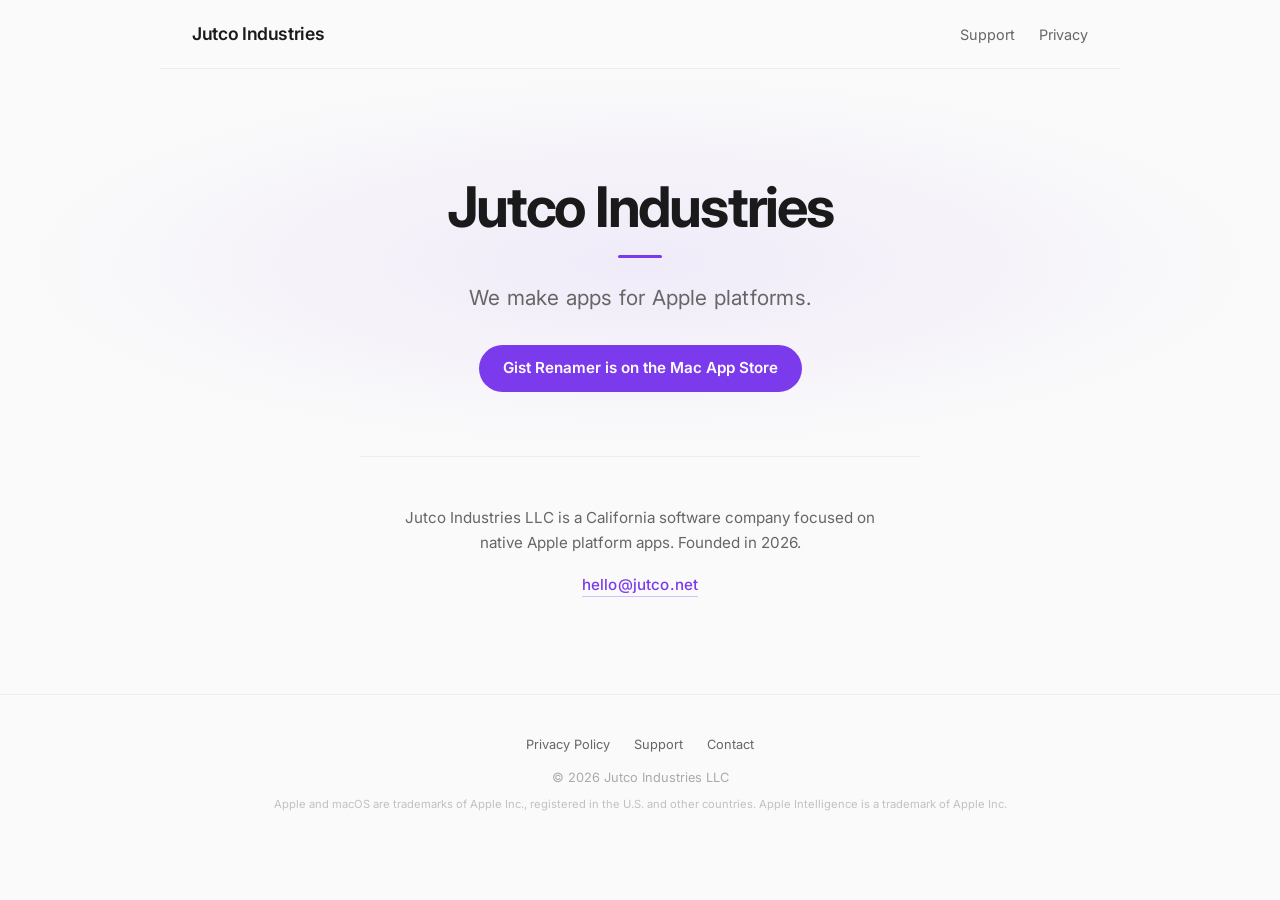
<file: index.html>
<!DOCTYPE html>
<html lang="en">
<head>
  <meta charset="UTF-8">
  <meta name="viewport" content="width=device-width, initial-scale=1.0">
  <title>Jutco Industries</title>
  <meta name="description" content="Jutco Industries LLC builds native apps for Apple platforms.">
  <link rel="preconnect" href="https://fonts.googleapis.com">
  <link rel="preconnect" href="https://fonts.gstatic.com" crossorigin>
  <link href="https://fonts.googleapis.com/css2?family=Inter:wght@400;500;600;700&display=swap" rel="stylesheet">
  <link rel="stylesheet" href="/css/style.css">
</head>
<body>

  <header class="site-header">
    <a href="/" class="logo">Jutco Industries</a>
    <nav class="site-nav">
      <a href="/support">Support</a>
      <a href="/privacy">Privacy</a>
    </nav>
  </header>

  <section class="home-hero">
    <h1>Jutco Industries</h1>
    <p class="tagline">We make apps for Apple platforms.</p>
    <a class="store-button" href="https://apps.apple.com/app/gist-renamer/id6805236617">Gist Renamer is on the Mac App Store</a>
  </section>

  <section class="about home-about">
    <p>Jutco Industries LLC is a California software company focused on native Apple platform apps. Founded in 2026.</p>
    <p class="contact-cta"><a href="mailto:hello@jutco.net">hello@jutco.net</a></p>
  </section>

  <footer class="site-footer">
    <div class="footer-links">
      <a href="/privacy">Privacy Policy</a>
      <a href="/support">Support</a>
      <a href="mailto:hello@jutco.net">Contact</a>
    </div>
    <span>&copy; 2026 Jutco Industries LLC</span>
    <p class="footer-trademark">Apple and macOS are trademarks of Apple Inc., registered in the U.S. and other countries. Apple Intelligence is a trademark of Apple Inc.</p>
  </footer>

</body>
</html>
</file>
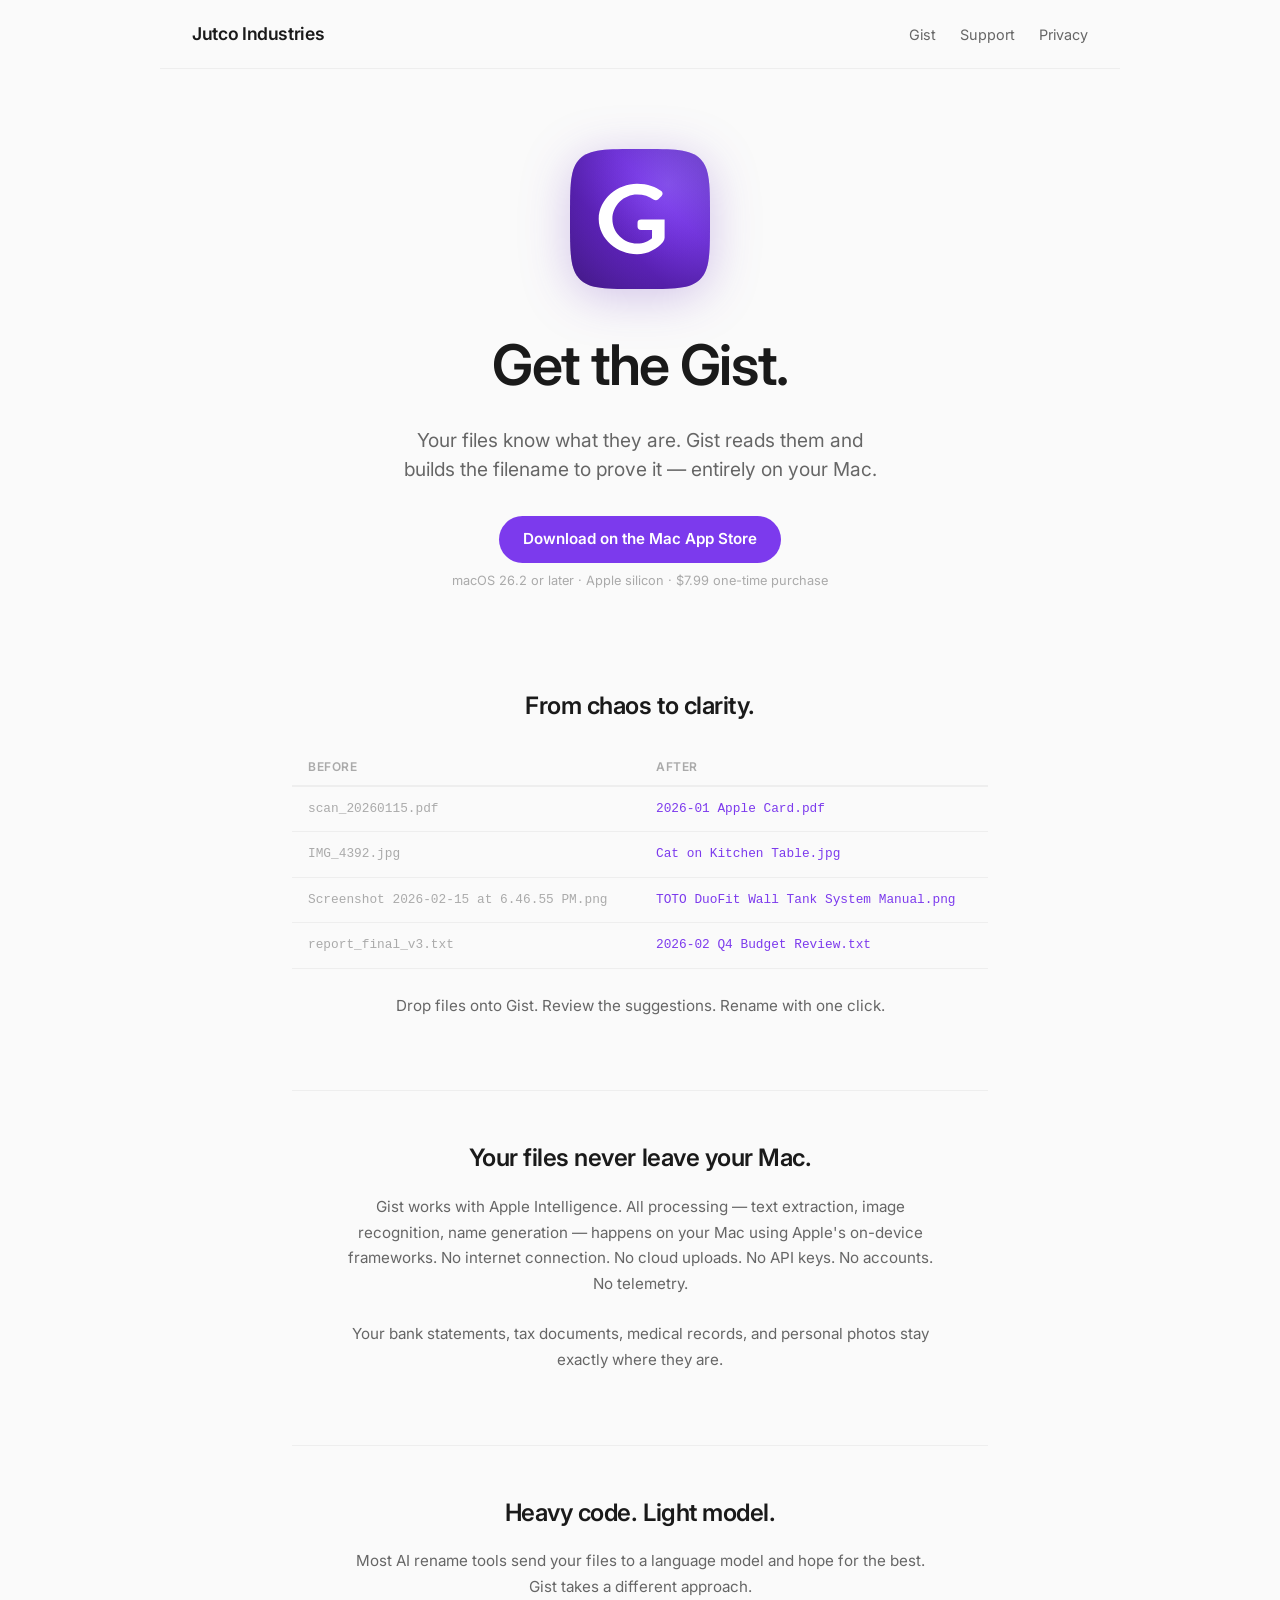
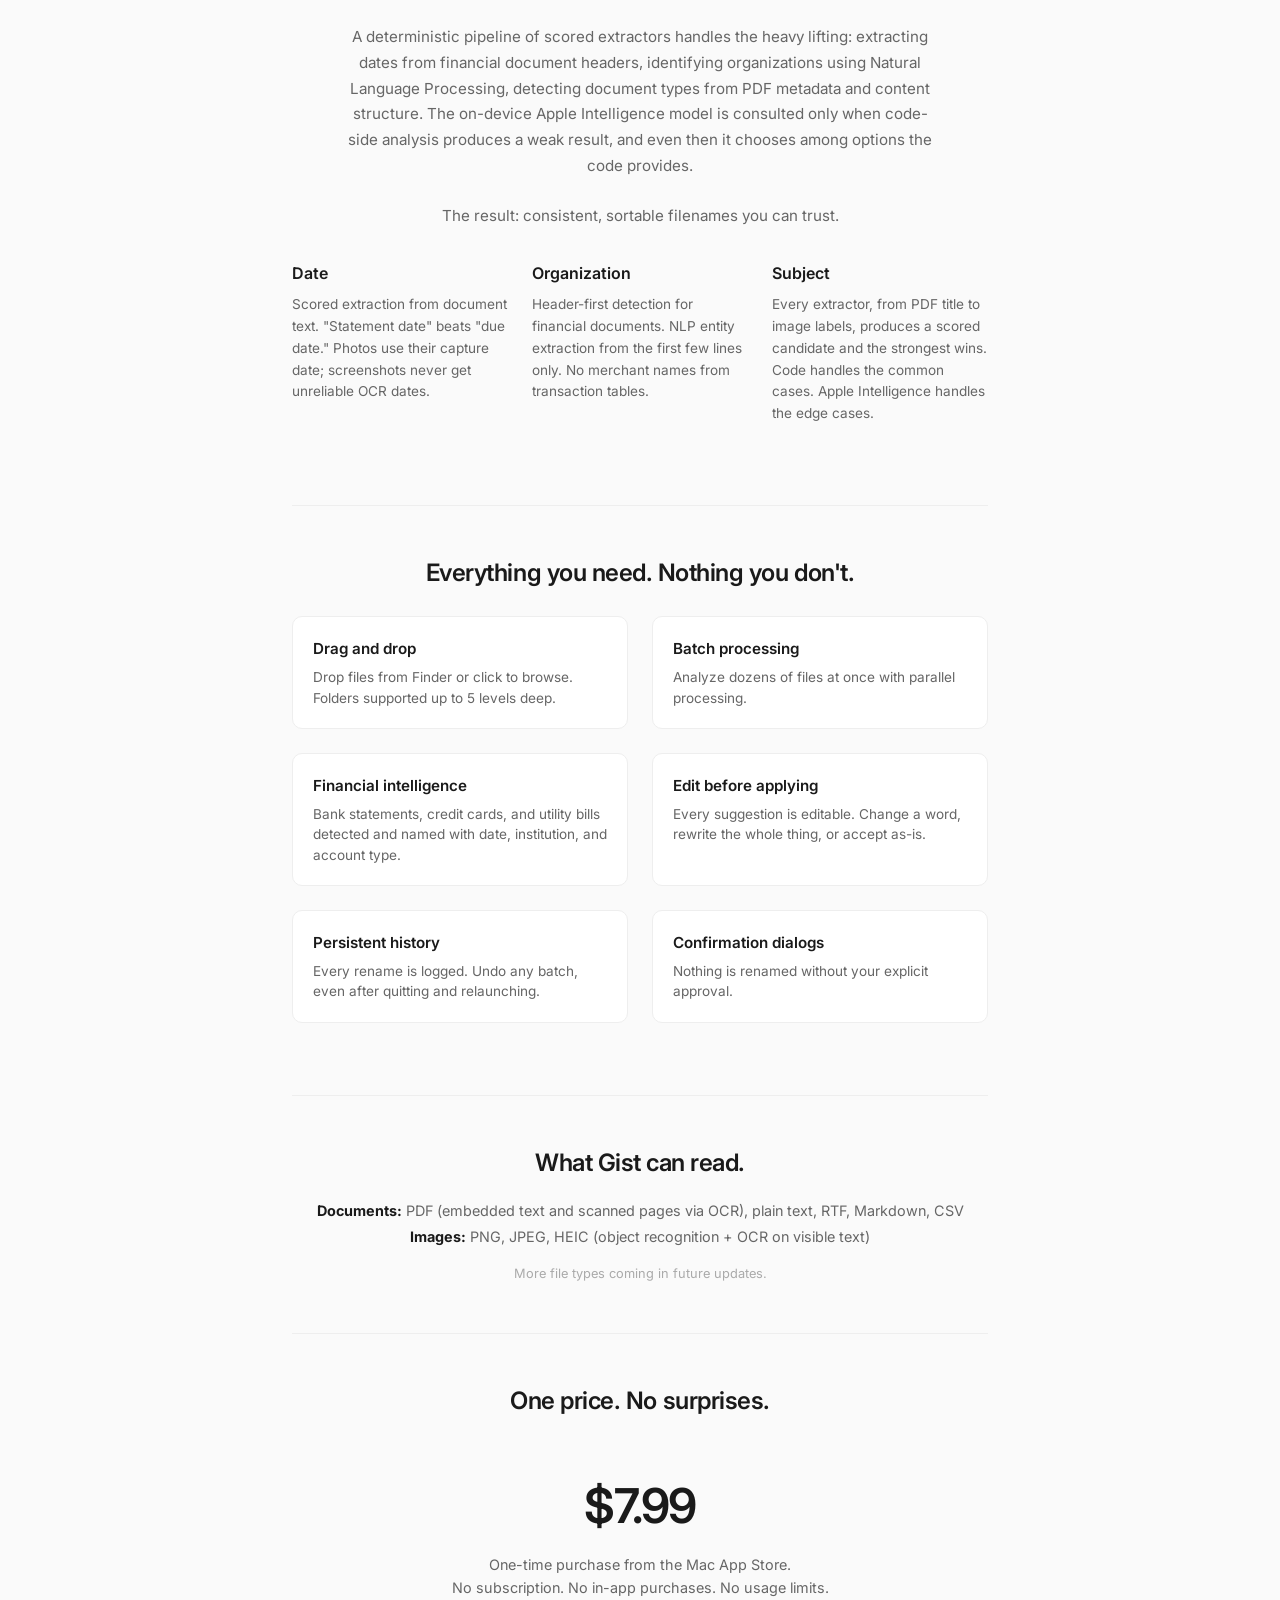
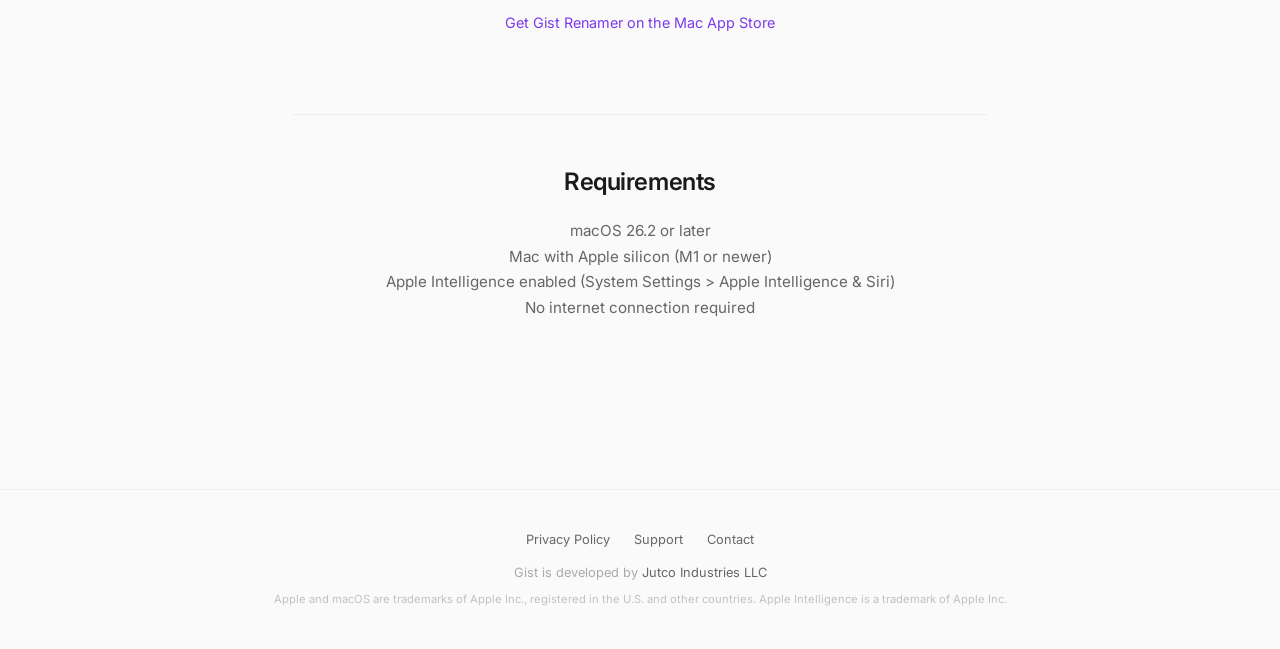
<file: gist/index.html>
<!DOCTYPE html>
<html lang="en">
<head>
  <meta charset="UTF-8">
  <meta name="viewport" content="width=device-width, initial-scale=1.0">
  <title>Gist Renamer — AI File Naming for Mac</title>
  <meta name="description" content="Gist uses on-device Apple Intelligence to analyze your documents and suggest descriptive filenames. No cloud. No setup. Just drag, drop, done.">
  <link rel="preconnect" href="https://fonts.googleapis.com">
  <link rel="preconnect" href="https://fonts.gstatic.com" crossorigin>
  <link href="https://fonts.googleapis.com/css2?family=Inter:wght@400;500;600&display=swap" rel="stylesheet">
  <link rel="stylesheet" href="/css/style.css">
</head>
<body>

  <header class="site-header">
    <a href="/" class="logo">Jutco Industries</a>
    <nav class="site-nav">
      <a href="/gist">Gist</a>
      <a href="/support">Support</a>
      <a href="/privacy">Privacy</a>
    </nav>
  </header>

  <!-- Hero -->
  <section class="gist-hero">
    <svg class="app-icon" xmlns="http://www.w3.org/2000/svg" viewBox="0 0 1024 1024">
      <defs>
        <clipPath id="squircle"><path d="M 512 0 C 764 0, 880 0, 952 72 C 1024 144, 1024 260, 1024 512 C 1024 764, 1024 880, 952 952 C 880 1024, 764 1024, 512 1024 C 260 1024, 144 1024, 72 952 C 0 880, 0 764, 0 512 C 0 260, 0 144, 72 72 C 144 0, 260 0, 512 0 Z"/></clipPath>
        <linearGradient id="bgGrad" x1="0" y1="1" x2="1" y2="0"><stop offset="0%" stop-color="#4C1D95"/><stop offset="35%" stop-color="#5B21B6"/><stop offset="65%" stop-color="#7C3AED"/><stop offset="100%" stop-color="#8B5CF6"/></linearGradient>
        <radialGradient id="light" cx="0.7" cy="0.25" r="0.55"><stop offset="0%" stop-color="#A78BFA" stop-opacity="0.28"/><stop offset="100%" stop-color="#7C3AED" stop-opacity="0"/></radialGradient>
        <radialGradient id="vignette" cx="0.5" cy="0.48" r="0.65"><stop offset="0%" stop-color="#7C3AED" stop-opacity="0"/><stop offset="100%" stop-color="#2E1065" stop-opacity="0.3"/></radialGradient>
      </defs>
      <g clip-path="url(#squircle)">
        <rect width="1024" height="1024" fill="url(#bgGrad)"/>
        <rect width="1024" height="1024" fill="url(#light)"/>
        <rect width="1024" height="1024" fill="url(#vignette)"/>
        <path fill="#FFFFFF" d="M 692 516 L 692 650 C 692 660, 688 670, 680 680 C 640 728, 570 770, 490 770 C 350 770, 210 660, 210 512 C 210 364, 350 254, 490 254 C 570 254, 630 280, 668 308 C 680 318, 680 334, 670 344 L 646 368 C 636 378, 622 378, 610 370 C 580 346, 540 332, 490 332 C 396 332, 310 410, 310 512 C 310 614, 396 692, 490 692 C 540 692, 574 674, 600 652 L 600 592 L 520 592 C 504 592, 494 582, 494 566 L 494 540 C 494 524, 504 516, 520 516 Z"/>
      </g>
    </svg>

    <h1>Get the Gist.</h1>
    <p class="subhead">Your files know what they are. Gist reads them and builds the filename to prove it — entirely on your Mac.</p>
    <a class="store-button" href="https://apps.apple.com/app/gist-renamer/id6805236617">Download on the Mac App Store</a>
    <p class="system-req">macOS 26.2 or later &middot; Apple silicon &middot; $7.99 one-time purchase</p>
  </section>

  <div class="container">

    <!-- Before/After -->
    <section class="section">
      <h2>From chaos to clarity.</h2>
      <table class="rename-table">
        <thead>
          <tr><th>Before</th><th>After</th></tr>
        </thead>
        <tbody>
          <tr><td class="before">scan_20260115.pdf</td><td class="after">2026-01 Apple Card.pdf</td></tr>
          <tr><td class="before">IMG_4392.jpg</td><td class="after">Cat on Kitchen Table.jpg</td></tr>
          <tr><td class="before">Screenshot 2026-02-15 at 6.46.55 PM.png</td><td class="after">TOTO DuoFit Wall Tank System Manual.png</td></tr>
          <tr><td class="before">report_final_v3.txt</td><td class="after">2026-02 Q4 Budget Review.txt</td></tr>
        </tbody>
      </table>
      <p class="section-body">Drop files onto Gist. Review the suggestions. Rename with one click.</p>
    </section>

    <!-- Privacy -->
    <section class="section">
      <h2>Your files never leave your Mac.</h2>
      <p class="section-body">Gist works with Apple Intelligence. All processing — text extraction, image recognition, name generation — happens on your Mac using Apple's on-device frameworks. No internet connection. No cloud uploads. No API keys. No accounts. No telemetry.</p>
      <p class="section-body">Your bank statements, tax documents, medical records, and personal photos stay exactly where they are.</p>
    </section>

    <!-- How It Works -->
    <section class="section">
      <h2>Heavy code. Light model.</h2>
      <p class="section-body">Most AI rename tools send your files to a language model and hope for the best. Gist takes a different approach.</p>
      <p class="section-body">A deterministic pipeline of scored extractors handles the heavy lifting: extracting dates from financial document headers, identifying organizations using Natural Language Processing, detecting document types from PDF metadata and content structure. The on-device Apple Intelligence model is consulted only when code-side analysis produces a weak result, and even then it chooses among options the code provides.</p>
      <p class="section-body">The result: consistent, sortable filenames you can trust.</p>

      <div class="three-col">
        <div class="col">
          <h3>Date</h3>
          <p>Scored extraction from document text. "Statement date" beats "due date." Photos use their capture date; screenshots never get unreliable OCR dates.</p>
        </div>
        <div class="col">
          <h3>Organization</h3>
          <p>Header-first detection for financial documents. NLP entity extraction from the first few lines only. No merchant names from transaction tables.</p>
        </div>
        <div class="col">
          <h3>Subject</h3>
          <p>Every extractor, from PDF title to image labels, produces a scored candidate and the strongest wins. Code handles the common cases. Apple Intelligence handles the edge cases.</p>
        </div>
      </div>
    </section>

    <!-- Features -->
    <section class="section">
      <h2>Everything you need. Nothing you don't.</h2>
      <div class="feature-grid">
        <div class="feature">
          <h3>Drag and drop</h3>
          <p>Drop files from Finder or click to browse. Folders supported up to 5 levels deep.</p>
        </div>
        <div class="feature">
          <h3>Batch processing</h3>
          <p>Analyze dozens of files at once with parallel processing.</p>
        </div>
        <div class="feature">
          <h3>Financial intelligence</h3>
          <p>Bank statements, credit cards, and utility bills detected and named with date, institution, and account type.</p>
        </div>
        <div class="feature">
          <h3>Edit before applying</h3>
          <p>Every suggestion is editable. Change a word, rewrite the whole thing, or accept as-is.</p>
        </div>
        <div class="feature">
          <h3>Persistent history</h3>
          <p>Every rename is logged. Undo any batch, even after quitting and relaunching.</p>
        </div>
        <div class="feature">
          <h3>Confirmation dialogs</h3>
          <p>Nothing is renamed without your explicit approval.</p>
        </div>
      </div>
    </section>

    <!-- Supported Files -->
    <section class="section">
      <h2>What Gist can read.</h2>
      <div class="file-types">
        <p><strong>Documents:</strong> PDF (embedded text and scanned pages via OCR), plain text, RTF, Markdown, CSV</p>
        <p><strong>Images:</strong> PNG, JPEG, HEIC (object recognition + OCR on visible text)</p>
        <p style="margin-top:0.75rem;font-size:0.8rem;color:var(--text-faint);">More file types coming in future updates.</p>
      </div>
    </section>

    <!-- Pricing -->
    <section class="section">
      <h2>One price. No surprises.</h2>
      <div class="pricing-block">
        <div class="price">$7.99</div>
        <p class="price-note">One-time purchase from the Mac App Store.<br>No subscription. No in-app purchases. No usage limits.</p>
        <p class="price-note" style="margin-top:0.75rem;"><a href="https://apps.apple.com/app/gist-renamer/id6805236617">Get Gist Renamer on the Mac App Store</a></p>
      </div>
    </section>

    <!-- Requirements -->
    <section class="section">
      <h2>Requirements</h2>
      <div class="section-body">
        <p>macOS 26.2 or later<br>
        Mac with Apple silicon (M1 or newer)<br>
        Apple Intelligence enabled (System Settings > Apple Intelligence & Siri)<br>
        No internet connection required</p>
      </div>
    </section>

  </div>

  <footer class="site-footer">
    <div class="footer-links">
      <a href="/privacy">Privacy Policy</a>
      <a href="/support">Support</a>
      <a href="mailto:support@jutco.net">Contact</a>
    </div>
    <span>Gist is developed by <a href="/">Jutco Industries LLC</a></span>
    <p class="footer-trademark">Apple and macOS are trademarks of Apple Inc., registered in the U.S. and other countries. Apple Intelligence is a trademark of Apple Inc.</p>
  </footer>

</body>
</html>
</file>
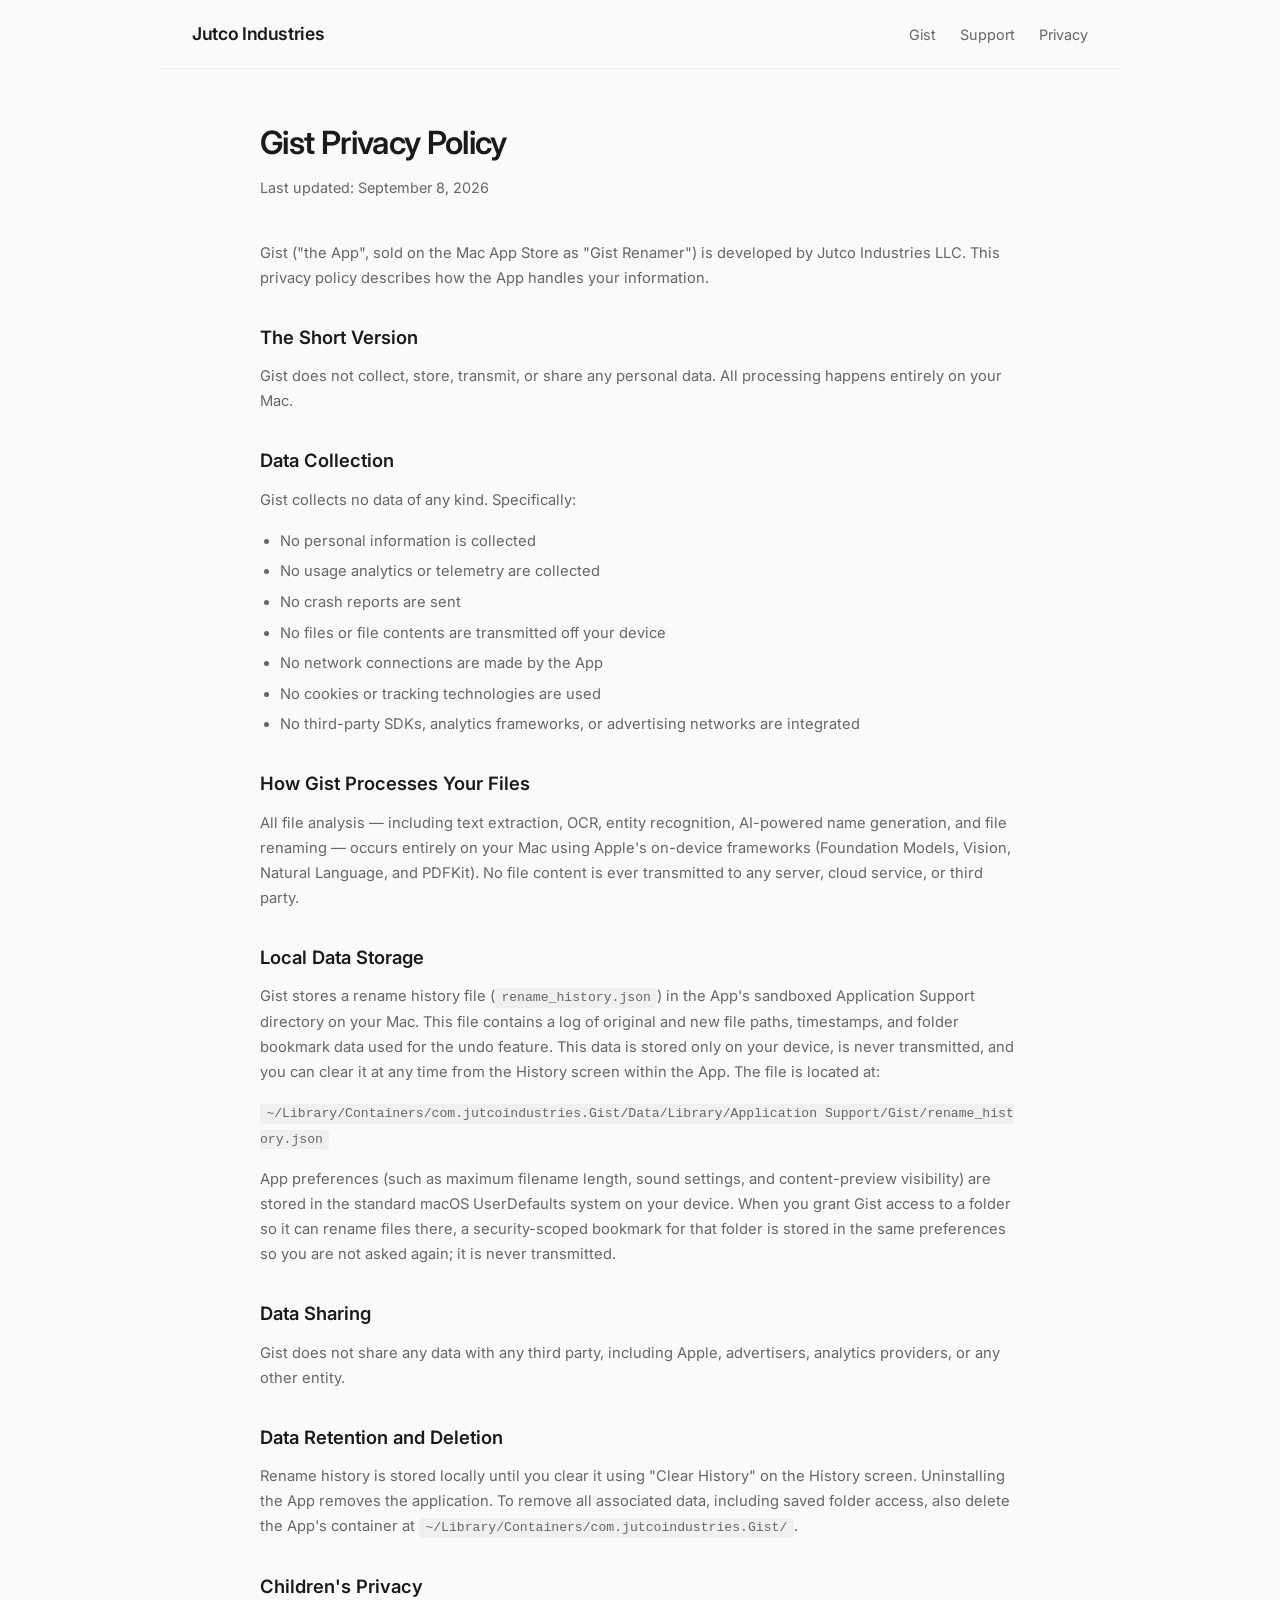
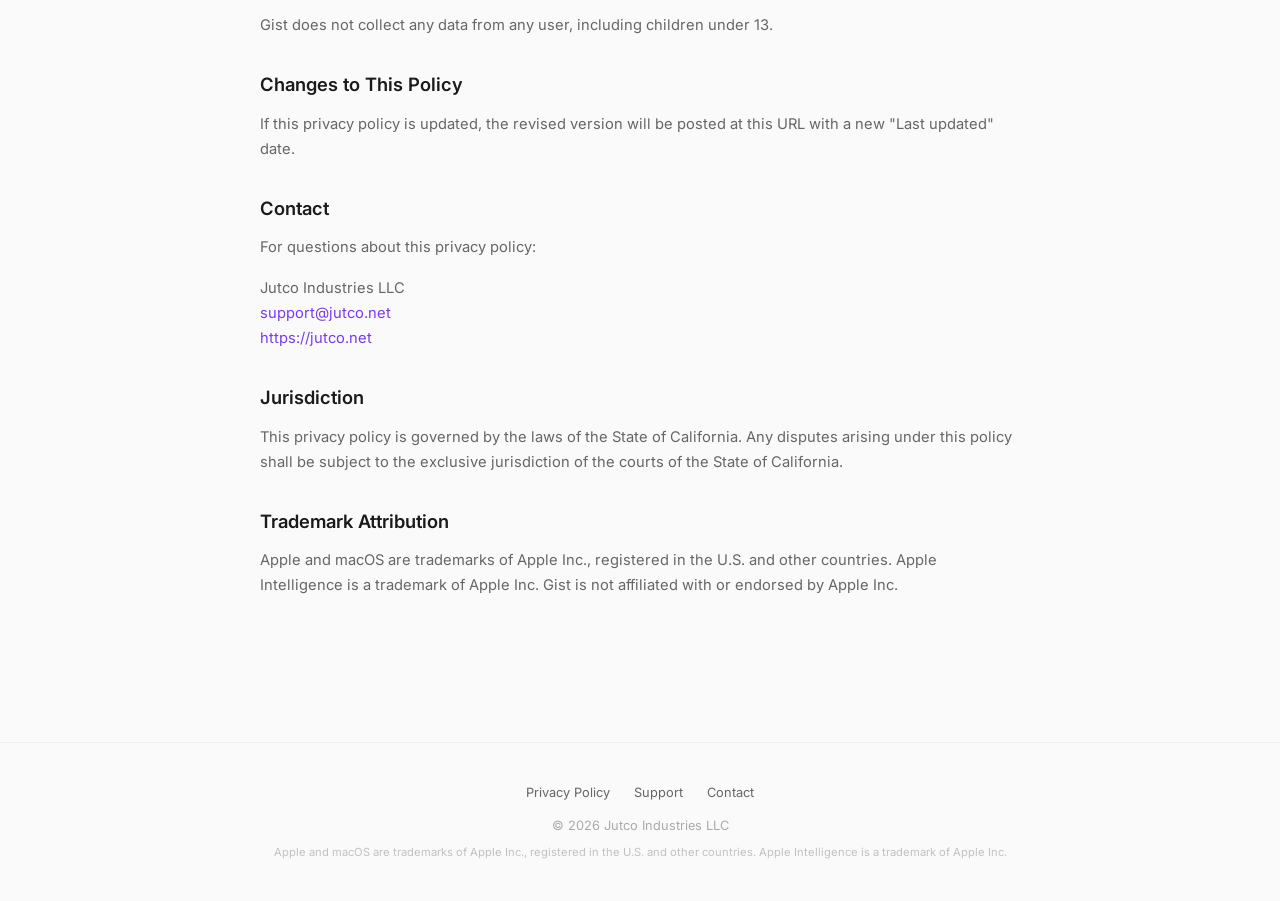
<file: privacy/index.html>
<!DOCTYPE html>
<html lang="en">
<head>
  <meta charset="UTF-8">
  <meta name="viewport" content="width=device-width, initial-scale=1.0">
  <title>Privacy Policy — Jutco Industries</title>
  <meta name="description" content="Privacy policy for Gist and other Jutco Industries apps.">
  <link rel="preconnect" href="https://fonts.googleapis.com">
  <link rel="preconnect" href="https://fonts.gstatic.com" crossorigin>
  <link href="https://fonts.googleapis.com/css2?family=Inter:wght@400;500;600&display=swap" rel="stylesheet">
  <link rel="stylesheet" href="/css/style.css">
</head>
<body>

  <header class="site-header">
    <a href="/" class="logo">Jutco Industries</a>
    <nav class="site-nav">
      <a href="/gist">Gist</a>
      <a href="/support">Support</a>
      <a href="/privacy">Privacy</a>
    </nav>
  </header>

  <main class="container page-content">
    <h1>Gist Privacy Policy</h1>
    <p class="page-subtitle">Last updated: September 8, 2026</p>

    <p>Gist ("the App", sold on the Mac App Store as "Gist Renamer") is developed by Jutco Industries LLC. This privacy policy describes how the App handles your information.</p>

    <h2>The Short Version</h2>
    <p>Gist does not collect, store, transmit, or share any personal data. All processing happens entirely on your Mac.</p>

    <h2>Data Collection</h2>
    <p>Gist collects no data of any kind. Specifically:</p>
    <ul>
      <li>No personal information is collected</li>
      <li>No usage analytics or telemetry are collected</li>
      <li>No crash reports are sent</li>
      <li>No files or file contents are transmitted off your device</li>
      <li>No network connections are made by the App</li>
      <li>No cookies or tracking technologies are used</li>
      <li>No third-party SDKs, analytics frameworks, or advertising networks are integrated</li>
    </ul>

    <h2>How Gist Processes Your Files</h2>
    <p>All file analysis — including text extraction, OCR, entity recognition, AI-powered name generation, and file renaming — occurs entirely on your Mac using Apple's on-device frameworks (Foundation Models, Vision, Natural Language, and PDFKit). No file content is ever transmitted to any server, cloud service, or third party.</p>

    <h2>Local Data Storage</h2>
    <p>Gist stores a rename history file (<code>rename_history.json</code>) in the App's sandboxed Application Support directory on your Mac. This file contains a log of original and new file paths, timestamps, and folder bookmark data used for the undo feature. This data is stored only on your device, is never transmitted, and you can clear it at any time from the History screen within the App. The file is located at:</p>
    <p><code>~/Library/Containers/com.jutcoindustries.Gist/Data/Library/Application Support/Gist/rename_history.json</code></p>
    <p>App preferences (such as maximum filename length, sound settings, and content-preview visibility) are stored in the standard macOS UserDefaults system on your device. When you grant Gist access to a folder so it can rename files there, a security-scoped bookmark for that folder is stored in the same preferences so you are not asked again; it is never transmitted.</p>

    <h2>Data Sharing</h2>
    <p>Gist does not share any data with any third party, including Apple, advertisers, analytics providers, or any other entity.</p>

    <h2>Data Retention and Deletion</h2>
    <p>Rename history is stored locally until you clear it using "Clear History" on the History screen. Uninstalling the App removes the application. To remove all associated data, including saved folder access, also delete the App's container at <code>~/Library/Containers/com.jutcoindustries.Gist/</code>.</p>

    <h2>Children's Privacy</h2>
    <p>Gist does not collect any data from any user, including children under 13.</p>

    <h2>Changes to This Policy</h2>
    <p>If this privacy policy is updated, the revised version will be posted at this URL with a new "Last updated" date.</p>

    <h2>Contact</h2>
    <p>For questions about this privacy policy:</p>
    <p>Jutco Industries LLC<br><a href="mailto:support@jutco.net">support@jutco.net</a><br><a href="https://jutco.net">https://jutco.net</a></p>

    <h2>Jurisdiction</h2>
    <p>This privacy policy is governed by the laws of the State of California. Any disputes arising under this policy shall be subject to the exclusive jurisdiction of the courts of the State of California.</p>

    <h2>Trademark Attribution</h2>
    <p>Apple and macOS are trademarks of Apple Inc., registered in the U.S. and other countries. Apple Intelligence is a trademark of Apple Inc. Gist is not affiliated with or endorsed by Apple Inc.</p>
  </main>

  <footer class="site-footer">
    <div class="footer-links">
      <a href="/privacy">Privacy Policy</a>
      <a href="/support">Support</a>
      <a href="mailto:hello@jutco.net">Contact</a>
    </div>
    <span>&copy; 2026 Jutco Industries LLC</span>
    <p class="footer-trademark">Apple and macOS are trademarks of Apple Inc., registered in the U.S. and other countries. Apple Intelligence is a trademark of Apple Inc.</p>
  </footer>

</body>
</html>
</file>
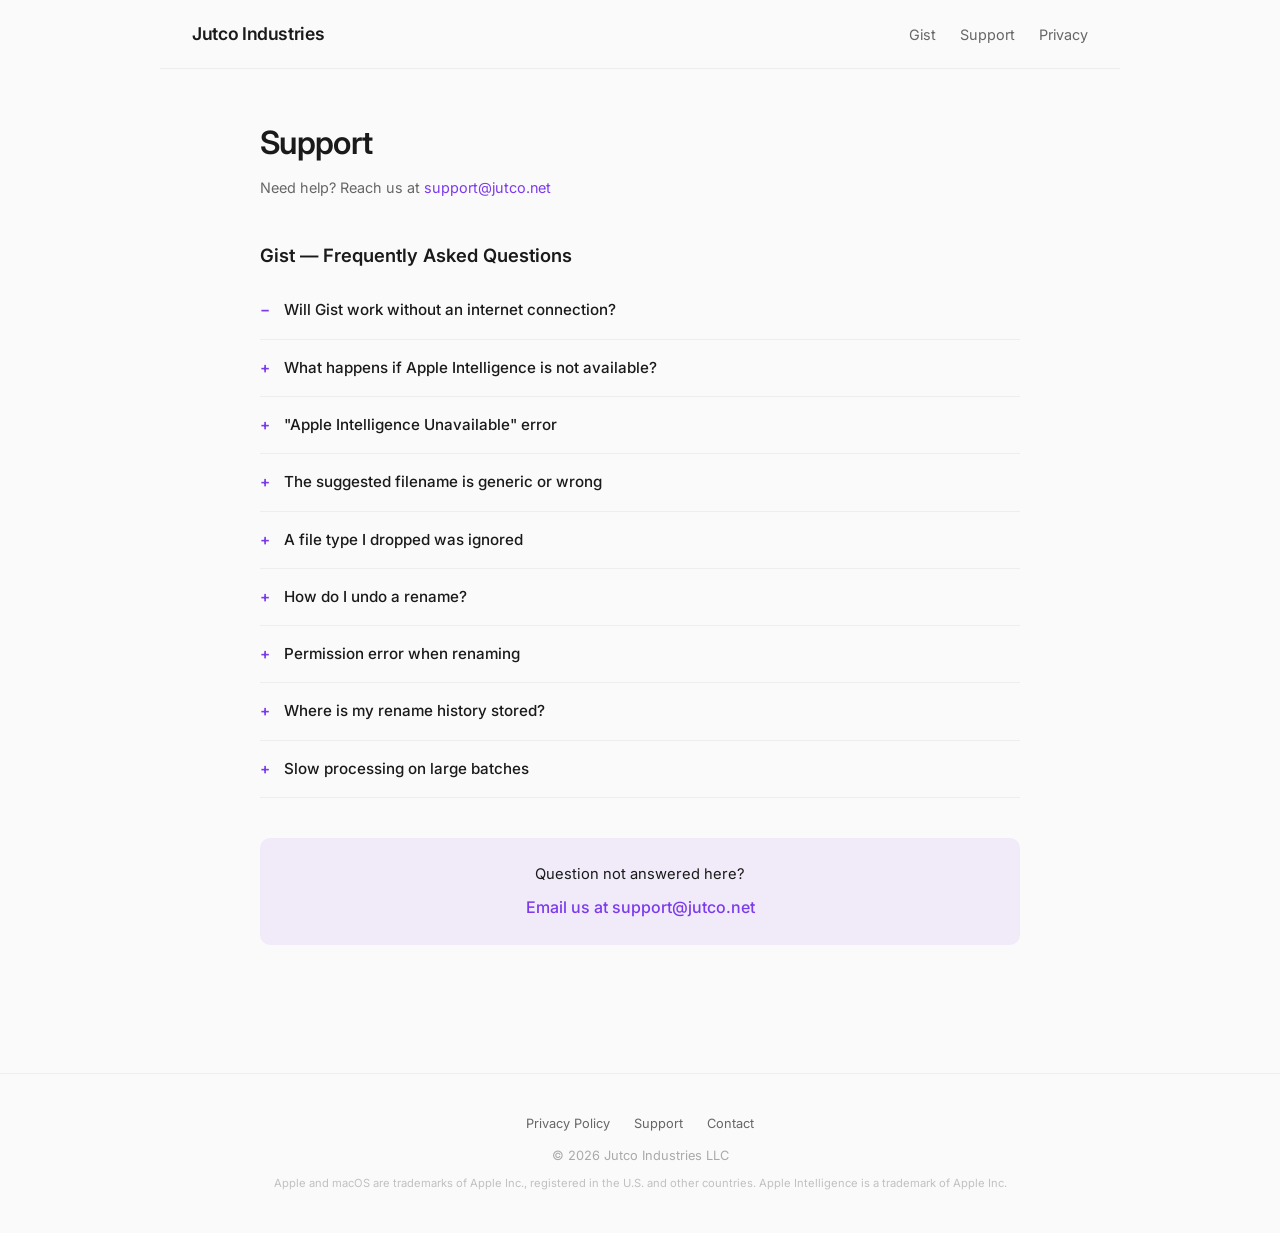
<file: support/index.html>
<!DOCTYPE html>
<html lang="en">
<head>
  <meta charset="UTF-8">
  <meta name="viewport" content="width=device-width, initial-scale=1.0">
  <title>Support — Jutco Industries</title>
  <meta name="description" content="Get help with Gist and other Jutco Industries apps.">
  <link rel="preconnect" href="https://fonts.googleapis.com">
  <link rel="preconnect" href="https://fonts.gstatic.com" crossorigin>
  <link href="https://fonts.googleapis.com/css2?family=Inter:wght@400;500;600&display=swap" rel="stylesheet">
  <link rel="stylesheet" href="/css/style.css">
</head>
<body>

  <header class="site-header">
    <a href="/" class="logo">Jutco Industries</a>
    <nav class="site-nav">
      <a href="/gist">Gist</a>
      <a href="/support">Support</a>
      <a href="/privacy">Privacy</a>
    </nav>
  </header>

  <main class="container page-content">
    <h1>Support</h1>
    <p class="page-subtitle">Need help? Reach us at <a href="mailto:support@jutco.net">support@jutco.net</a></p>

    <h2>Gist — Frequently Asked Questions</h2>

    <div class="faq-item" open>
      <details>
        <summary>Will Gist work without an internet connection?</summary>
        <div class="faq-answer">
          <p>Yes. Gist works entirely offline. All file analysis and name generation happen on your Mac using Apple's on-device frameworks. No internet connection is required at any point. You can use Gist on a plane, in a cabin, or with Wi-Fi turned off.</p>
        </div>
      </details>
    </div>

    <div class="faq-item">
      <details>
        <summary>What happens if Apple Intelligence is not available?</summary>
        <div class="faq-answer">
          <p>Gist needs Apple Intelligence to suggest names. If it is not available, Gist shows an explanation with a button that opens System Settings. You can still continue into the app, but files you add will show a per-file error until Apple Intelligence is enabled.</p>
          <p>To enable Apple Intelligence: open System Settings > Apple Intelligence & Siri and follow the setup prompts. Gist requires a Mac with Apple silicon (M1 or newer) running macOS 26.2 or later.</p>
          <p>If the model shows as "still setting up," the on-device model is still downloading. This can take several minutes. Gist re-checks automatically when you return to it; you can also click "Check Again." No relaunch is needed.</p>
        </div>
      </details>
    </div>

    <div class="faq-item">
      <details>
        <summary>"Apple Intelligence Unavailable" error</summary>
        <div class="faq-answer">
          <p>This means Apple Intelligence is either not enabled or not finished setting up on your Mac. See the question above for instructions.</p>
        </div>
      </details>
    </div>

    <div class="faq-item">
      <details>
        <summary>The suggested filename is generic or wrong</summary>
        <div class="faq-answer">
          <p>Some files have minimal extractable content — for example, scanned images without readable text, or encrypted PDFs. Gist's suggestions are based on what it can read from the file.</p>
          <p>You can edit any suggested name directly in its card before applying. Click the name to edit it, and use Reset to bring the suggestion back.</p>
          <p>If you consistently see poor suggestions for a particular file type, please email us at <a href="mailto:support@jutco.net">support@jutco.net</a> with an example (or a description of the file type) so we can improve future versions.</p>
        </div>
      </details>
    </div>

    <div class="faq-item">
      <details>
        <summary>A file type I dropped was ignored</summary>
        <div class="faq-answer">
          <p>Gist currently supports: PDF, PNG, JPEG, HEIC, plain text (.txt), RTF, Markdown (.md), and CSV.</p>
          <p>Other formats (DOCX, XLSX, GIF, TIFF, video, audio, etc.) are not yet supported. We plan to expand file type support in future updates. If Gist skips files you dropped, they were likely in an unsupported format.</p>
        </div>
      </details>
    </div>

    <div class="faq-item">
      <details>
        <summary>How do I undo a rename?</summary>
        <div class="faq-answer">
          <p>Two ways:</p>
          <ul>
            <li><strong>Immediately after renaming:</strong> Click "Undo all" on the Done screen, or use Edit > Undo Rename.</li>
            <li><strong>Later (even after quitting):</strong> Open the History screen (Shift+Cmd+H or View > Show History) and click "Undo batch" on any entry.</li>
          </ul>
          <p>Undo works by moving files back to their original names. If the original file has been moved or deleted since renaming, undo may not succeed for that file.</p>
        </div>
      </details>
    </div>

    <div class="faq-item">
      <details>
        <summary>Permission error when renaming</summary>
        <div class="faq-answer">
          <p>macOS sandboxing requires Gist to have explicit access to each file, and to the folder it lives in before it can rename it. The first time you rename a file in a folder, Gist shows a folder-access panel already pointed at that folder; click "Grant Access." Gist remembers the folder so you are not asked again. If you see a permission error:</p>
          <ul>
            <li>Re-add the file using the + button or drag it fresh from Finder, then apply again. This re-grants Gist sandboxed access.</li>
            <li>When the folder-access panel appears, click "Grant Access" rather than Cancel.</li>
          </ul>
        </div>
      </details>
    </div>

    <div class="faq-item">
      <details>
        <summary>Where is my rename history stored?</summary>
        <div class="faq-answer">
          <p>Locally inside Gist's sandboxed container:</p>
          <p><code>~/Library/Containers/com.jutcoindustries.Gist/Data/Library/Application Support/Gist/rename_history.json</code></p>
          <p>This file is never sent off your device. You can clear all history from the History screen using "Clear History."</p>
        </div>
      </details>
    </div>

    <div class="faq-item">
      <details>
        <summary>Slow processing on large batches</summary>
        <div class="faq-answer">
          <p>Large PDFs (50+ pages) and batches of 100+ files take longer to process. Tips:</p>
          <ul>
            <li>Process files in smaller batches (20–30 at a time)</li>
            <li>Increase concurrent analyses in Settings > Processing</li>
            <li>Close other resource-intensive applications</li>
          </ul>
          <p>Processing speed depends on your Mac's Apple silicon chip. M1 Pro/Max/Ultra and newer chips will be noticeably faster.</p>
        </div>
      </details>
    </div>

    <div class="contact-block">
      <p>Question not answered here?</p>
      <a href="mailto:support@jutco.net">Email us at support@jutco.net</a>
    </div>
  </main>

  <footer class="site-footer">
    <div class="footer-links">
      <a href="/privacy">Privacy Policy</a>
      <a href="/support">Support</a>
      <a href="mailto:hello@jutco.net">Contact</a>
    </div>
    <span>&copy; 2026 Jutco Industries LLC</span>
    <p class="footer-trademark">Apple and macOS are trademarks of Apple Inc., registered in the U.S. and other countries. Apple Intelligence is a trademark of Apple Inc.</p>
  </footer>

</body>
</html>
</file>
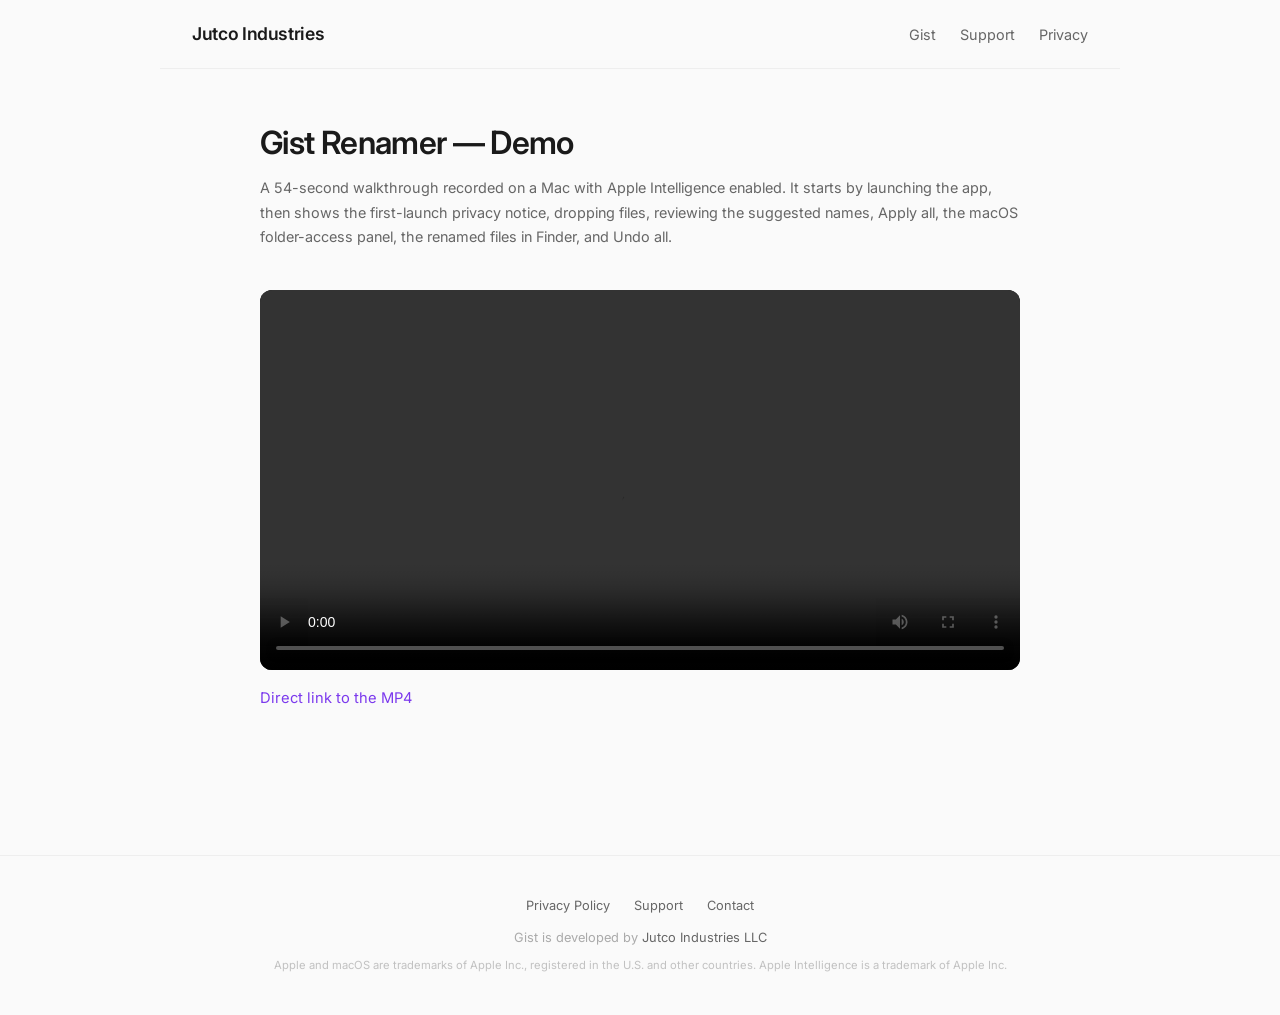
<file: gist/demo/index.html>
<!DOCTYPE html>
<html lang="en">
<head>
  <meta charset="UTF-8">
  <meta name="viewport" content="width=device-width, initial-scale=1.0">
  <title>Gist Renamer — Demo</title>
  <meta name="description" content="A 54-second walkthrough of Gist Renamer: launch, drop files, review suggested names, grant folder access, rename, and undo — entirely on-device.">
  <meta name="robots" content="noindex">
  <link rel="preconnect" href="https://fonts.googleapis.com">
  <link rel="preconnect" href="https://fonts.gstatic.com" crossorigin>
  <link href="https://fonts.googleapis.com/css2?family=Inter:wght@400;500;600&display=swap" rel="stylesheet">
  <link rel="stylesheet" href="/css/style.css">
  <style>
    .demo-video { width: 100%; max-width: 1100px; height: auto; display: block; margin: 1.5rem auto 0; border-radius: 12px; background: #000; }
  </style>
</head>
<body>

  <header class="site-header">
    <a href="/" class="logo">Jutco Industries</a>
    <nav class="site-nav">
      <a href="/gist">Gist</a>
      <a href="/support">Support</a>
      <a href="/privacy">Privacy</a>
    </nav>
  </header>

  <main class="container page-content">
    <h1>Gist Renamer — Demo</h1>
    <p class="page-subtitle">A 54-second walkthrough recorded on a Mac with Apple Intelligence enabled. It starts by launching the app, then shows the first-launch privacy notice, dropping files, reviewing the suggested names, Apply all, the macOS folder-access panel, the renamed files in Finder, and Undo all.</p>
    <video class="demo-video" controls playsinline preload="metadata" src="/gist/demo/gist-demo.mp4">
      Your browser can't play this video. <a href="/gist/demo/gist-demo.mp4">Download the MP4</a>.
    </video>
    <p style="margin-top:1rem;"><a href="/gist/demo/gist-demo.mp4">Direct link to the MP4</a></p>
  </main>

  <footer class="site-footer">
    <div class="footer-links">
      <a href="/privacy">Privacy Policy</a>
      <a href="/support">Support</a>
      <a href="mailto:support@jutco.net">Contact</a>
    </div>
    <span>Gist is developed by <a href="/">Jutco Industries LLC</a></span>
    <p class="footer-trademark">Apple and macOS are trademarks of Apple Inc., registered in the U.S. and other countries. Apple Intelligence is a trademark of Apple Inc.</p>
  </footer>

</body>
</html>
</file>
<file: css/style.css>
/* === Jutco Industries — Shared Styles === */

* { margin: 0; padding: 0; box-sizing: border-box; }

:root {
  --text: #1a1a1a;
  --text-muted: #666;
  --text-faint: #aaa;
  --bg: #FAFAFA;
  --bg-alt: #f0f0f0;
  --border: #eee;
  --accent: #7C3AED;
  --accent-bg: rgba(124, 58, 237, 0.08);
  --accent-deep: #5B21B6;
  --card-bg: #fff;
}

@media (prefers-color-scheme: dark) {
  :root {
    --text: #f0f0f0;
    --text-muted: #999;
    --text-faint: #666;
    --bg: #111111;
    --bg-alt: #1a1a1a;
    --border: #333;
    --accent: #A78BFA;
    --accent-bg: rgba(167, 139, 250, 0.1);
    --accent-deep: #7C3AED;
    --card-bg: #1a1a1a;
  }
}

body {
  font-family: 'Inter', -apple-system, BlinkMacSystemFont, sans-serif;
  background: var(--bg);
  color: var(--text);
  -webkit-font-smoothing: antialiased;
  line-height: 1.6;
}

a { color: var(--accent); text-decoration: none; }
a:hover { text-decoration: underline; }

/* --- Layout --- */
.container {
  max-width: 760px;
  margin: 0 auto;
  padding: 0 2rem;
}

/* --- Site Header --- */
.site-header {
  display: flex;
  align-items: center;
  justify-content: space-between;
  padding: 1.25rem 2rem;
  border-bottom: 1px solid var(--border);
  max-width: 960px;
  margin: 0 auto;
}

.site-header .logo {
  font-size: 1.1rem;
  font-weight: 600;
  color: var(--text);
  text-decoration: none;
  letter-spacing: -0.02em;
}
.site-header .logo:hover { text-decoration: none; color: var(--accent); }

.site-nav {
  display: flex;
  gap: 1.5rem;
  font-size: 0.9rem;
}
.site-nav a {
  color: var(--text-muted);
  text-decoration: none;
}
.site-nav a:hover { color: var(--accent); text-decoration: none; }

/* --- Site Footer --- */
.site-footer {
  text-align: center;
  padding: 2.5rem 2rem;
  border-top: 1px solid var(--border);
  font-size: 0.8rem;
  color: var(--text-faint);
  margin-top: 6rem;
}
.site-footer a {
  color: var(--text-muted);
  text-decoration: none;
}
.site-footer a:hover { color: var(--accent); }
.footer-links {
  display: flex;
  justify-content: center;
  gap: 1.5rem;
  margin-bottom: 0.75rem;
}
.footer-trademark {
  margin-top: 0.5rem;
  font-size: 0.7rem;
  color: var(--text-faint);
  opacity: 0.7;
}

/* --- Homepage Hero --- */
.home-hero {
  text-align: center;
  padding: min(12vh, 10rem) 2rem 4rem;
  background: radial-gradient(ellipse at center, var(--accent-bg) 0%, transparent 70%);
}
.home-hero h1 {
  font-size: clamp(2.5rem, 5vw, 3.5rem);
  font-weight: 700;
  letter-spacing: -0.04em;
  line-height: 1.1;
  margin-bottom: 1.5rem;
  position: relative;
  display: inline-block;
}
.home-hero h1::after {
  content: '';
  display: block;
  width: 44px;
  height: 3px;
  background: var(--accent);
  border-radius: 2px;
  margin: 1rem auto 0;
}
.home-hero .tagline {
  font-size: clamp(1.1rem, 2vw, 1.3rem);
  color: var(--text-muted);
  letter-spacing: 0.01em;
  max-width: 480px;
  margin: 0 auto 2rem;
  line-height: 1.5;
}

/* --- Product Cards --- */
.products {
  display: grid;
  grid-template-columns: 1fr 1fr;
  gap: 1.5rem;
  max-width: 700px;
  margin: 0 auto 4rem;
  padding: 0 2rem;
}
.product-card {
  background: var(--card-bg);
  border: 1px solid var(--border);
  border-radius: 12px;
  padding: 2rem;
  text-align: center;
  text-decoration: none;
  color: var(--text);
  transition: border-color 0.15s ease, box-shadow 0.15s ease;
}
.product-card:hover {
  border-color: var(--accent);
  box-shadow: 0 4px 16px rgba(124, 58, 237, 0.08);
  text-decoration: none;
}
.product-card .product-icon {
  width: 80px;
  height: 80px;
  margin: 0 auto 1rem;
}
.product-card h2 {
  font-size: 1.25rem;
  font-weight: 600;
  margin-bottom: 0.5rem;
}
.product-card p {
  font-size: 0.9rem;
  color: var(--text-muted);
  line-height: 1.5;
}
.product-card .badge {
  display: inline-block;
  font-size: 0.75rem;
  font-weight: 500;
  color: var(--accent);
  background: var(--accent-bg);
  padding: 0.3rem 0.75rem;
  border-radius: 100px;
  margin-top: 0.75rem;
}

/* --- About Section --- */
.about {
  max-width: 560px;
  margin: 0 auto 4rem;
  padding: 0 2rem;
  text-align: center;
}
.about p {
  font-size: 0.95rem;
  color: var(--text-muted);
  line-height: 1.7;
  margin-bottom: 1rem;
}
.about .contact-link {
  font-size: 0.9rem;
}
.home-about {
  border-top: 1px solid var(--border);
  padding-top: 3rem;
  margin-top: 0;
}
.contact-cta a {
  font-size: 0.95rem;
  font-weight: 500;
  letter-spacing: 0.01em;
  color: var(--accent);
  border-bottom: 1px solid rgba(124, 58, 237, 0.3);
  padding-bottom: 2px;
  text-decoration: none;
  transition: border-color 0.15s ease;
}
.contact-cta a:hover {
  border-color: var(--accent);
  text-decoration: none;
}

/* --- Page Content (Privacy, Support) --- */
.page-content {
  padding: 3rem 0 2rem;
}
.page-content h1 {
  font-size: 2rem;
  font-weight: 600;
  letter-spacing: -0.02em;
  margin-bottom: 0.5rem;
}
.page-content .page-subtitle {
  color: var(--text-muted);
  font-size: 0.9rem;
  margin-bottom: 2.5rem;
}
.page-content h2 {
  font-size: 1.15rem;
  font-weight: 600;
  margin-top: 2rem;
  margin-bottom: 0.75rem;
}
.page-content p,
.page-content ul {
  font-size: 0.92rem;
  color: var(--text-muted);
  line-height: 1.7;
  margin-bottom: 1rem;
}
.page-content ul {
  padding-left: 1.25rem;
}
.page-content li {
  margin-bottom: 0.35rem;
}
.page-content code {
  font-size: 0.82rem;
  background: var(--bg-alt);
  padding: 0.15rem 0.4rem;
  border-radius: 4px;
  word-break: break-all;
}
.page-content .contact-block {
  margin-top: 2.5rem;
  padding: 1.5rem;
  background: var(--accent-bg);
  border-radius: 10px;
  text-align: center;
}
.page-content .contact-block p {
  color: var(--text);
  margin-bottom: 0.5rem;
}
.page-content .contact-block a {
  font-weight: 500;
}

/* --- FAQ (details/summary) --- */
.faq-item {
  border-bottom: 1px solid var(--border);
  padding: 0;
}
.faq-item summary {
  font-size: 0.95rem;
  font-weight: 500;
  color: var(--text);
  padding: 1rem 0;
  cursor: pointer;
  list-style: none;
}
.faq-item summary::-webkit-details-marker { display: none; }
.faq-item summary::before {
  content: '+';
  display: inline-block;
  width: 1.5rem;
  font-weight: 600;
  color: var(--accent);
}
.faq-item[open] summary::before { content: '\2212'; }
.faq-item .faq-answer {
  padding: 0 0 1rem 1.5rem;
  font-size: 0.9rem;
  color: var(--text-muted);
  line-height: 1.7;
}
.faq-item .faq-answer p { margin-bottom: 0.75rem; }
.faq-item .faq-answer ul { padding-left: 1.25rem; }

/* --- Gist Product Page --- */
.gist-hero {
  text-align: center;
  padding: 5rem 2rem 3rem;
}
.gist-hero .app-icon {
  width: 140px;
  height: 140px;
  margin-bottom: 1.5rem;
  filter: drop-shadow(0 8px 24px rgba(91, 33, 182, 0.25));
}
.gist-hero h1 {
  font-size: clamp(2.5rem, 5vw, 3.5rem);
  font-weight: 600;
  letter-spacing: -0.03em;
  margin-bottom: 1rem;
}
.gist-hero .subhead {
  font-size: clamp(1rem, 2vw, 1.2rem);
  color: var(--text-muted);
  max-width: 500px;
  margin: 0 auto 2rem;
  line-height: 1.5;
}
.store-button {
  display: inline-block;
  font-size: 0.95rem;
  font-weight: 600;
  color: #fff;
  background: var(--accent);
  padding: 0.7rem 1.5rem;
  border-radius: 100px;
  text-decoration: none;
  transition: background 0.15s ease;
}
.store-button:hover {
  background: var(--accent-deep);
  color: #fff;
}

.pill {
  display: inline-block;
  font-size: 0.85rem;
  font-weight: 500;
  color: var(--accent);
  background: var(--accent-bg);
  padding: 0.5rem 1.25rem;
  border-radius: 100px;
}
.system-req {
  margin-top: 0.5rem;
  font-size: 0.8rem;
  color: var(--text-faint);
}

/* --- Section blocks --- */
.section {
  padding: 3rem 0;
}
.section + .section {
  border-top: 1px solid var(--border);
}
.section h2 {
  font-size: 1.5rem;
  font-weight: 600;
  letter-spacing: -0.02em;
  margin-bottom: 1rem;
  text-align: center;
}
.section > p,
.section .section-body {
  font-size: 0.95rem;
  color: var(--text-muted);
  line-height: 1.7;
  max-width: 600px;
  margin: 0 auto 1.5rem;
  text-align: center;
}

/* --- Before/After Table --- */
.rename-table {
  width: 100%;
  border-collapse: collapse;
  font-size: 0.85rem;
  margin: 1.5rem 0;
}
.rename-table th {
  text-align: left;
  font-size: 0.75rem;
  font-weight: 600;
  text-transform: uppercase;
  letter-spacing: 0.05em;
  color: var(--text-faint);
  padding: 0.5rem 1rem;
  border-bottom: 2px solid var(--border);
}
.rename-table td {
  padding: 0.75rem 1rem;
  border-bottom: 1px solid var(--border);
  font-family: 'SF Mono', 'Fira Code', monospace;
  font-size: 0.8rem;
}
.rename-table .before { color: var(--text-faint); }
.rename-table .after { color: var(--accent); font-weight: 500; }

/* --- Three-Column Breakdown --- */
.three-col {
  display: grid;
  grid-template-columns: 1fr 1fr 1fr;
  gap: 1.5rem;
  margin: 2rem 0;
}
.three-col .col h3 {
  font-size: 1rem;
  font-weight: 600;
  margin-bottom: 0.5rem;
}
.three-col .col p {
  font-size: 0.85rem;
  color: var(--text-muted);
  line-height: 1.6;
}

/* --- Feature Grid --- */
.feature-grid {
  display: grid;
  grid-template-columns: 1fr 1fr;
  gap: 1.5rem;
  margin: 1.5rem 0;
}
.feature {
  padding: 1.25rem;
  background: var(--card-bg);
  border: 1px solid var(--border);
  border-radius: 10px;
}
.feature h3 {
  font-size: 0.95rem;
  font-weight: 600;
  margin-bottom: 0.35rem;
}
.feature p {
  font-size: 0.85rem;
  color: var(--text-muted);
  line-height: 1.5;
}

/* --- Pricing --- */
.pricing-block {
  text-align: center;
  padding: 2rem 0;
}
.pricing-block .price {
  font-size: 3rem;
  font-weight: 600;
  letter-spacing: -0.03em;
}
.pricing-block .price-note {
  font-size: 0.9rem;
  color: var(--text-muted);
  margin-top: 0.5rem;
}

/* --- File Types --- */
.file-types {
  text-align: center;
  font-size: 0.9rem;
  color: var(--text-muted);
  line-height: 1.8;
}
.file-types strong {
  color: var(--text);
}

/* --- Responsive --- */
@media (max-width: 600px) {
  .products { grid-template-columns: 1fr; }
  .three-col { grid-template-columns: 1fr; }
  .feature-grid { grid-template-columns: 1fr; }
  .site-header { padding: 1rem 1.5rem; }
  .site-nav { gap: 1rem; font-size: 0.85rem; }
  .gist-hero .app-icon { width: 100px; height: 100px; }
}
</file>
